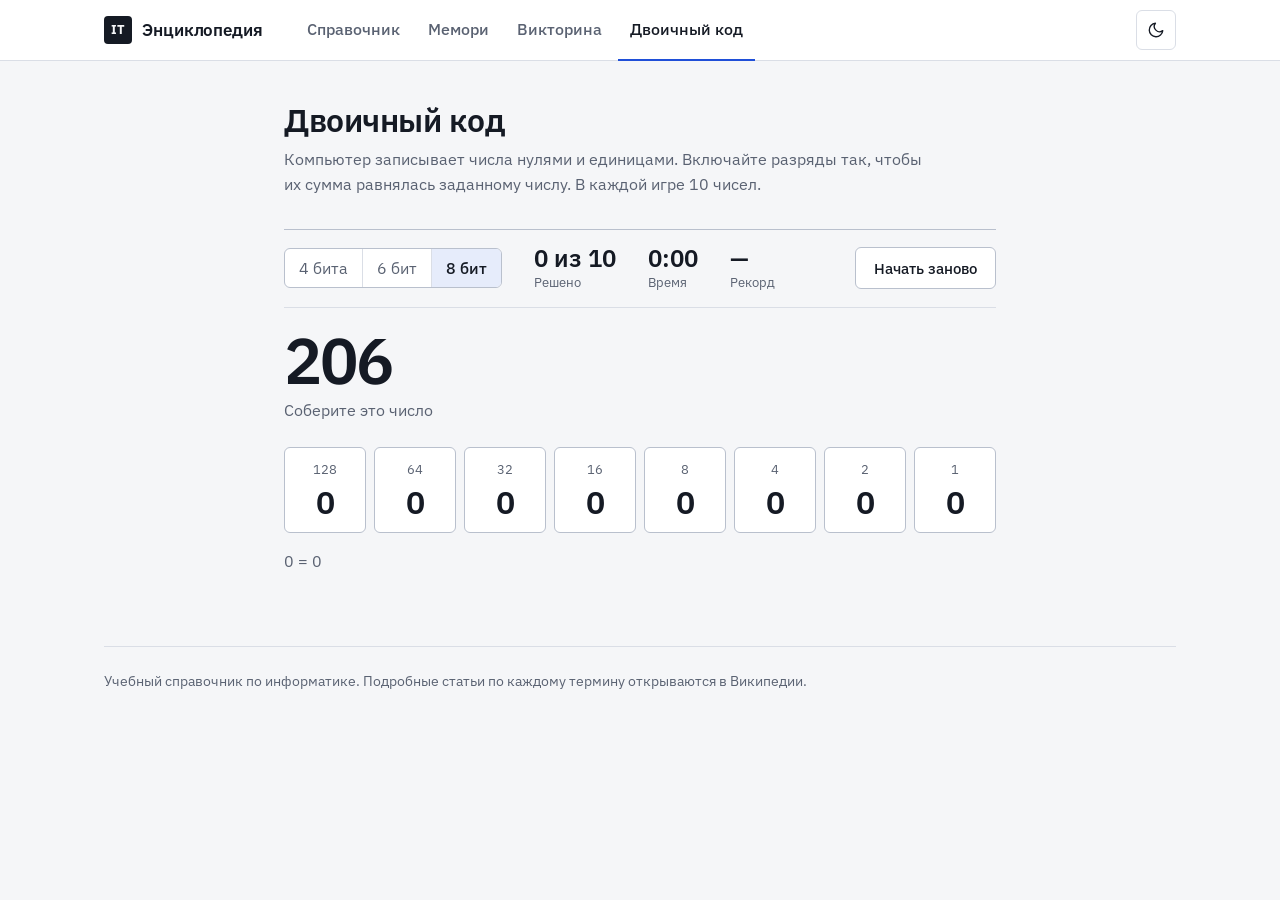
<file: binary.html>
<!DOCTYPE html>
<html lang="ru">
<head>
    <meta charset="UTF-8">
    <meta name="viewport" content="width=device-width, initial-scale=1.0">
    <meta name="color-scheme" content="light dark">
    <title>Двоичный код: IT Энциклопедия</title>
    <link rel="icon" href="data:image/svg+xml,%3Csvg xmlns='http://www.w3.org/2000/svg' viewBox='0 0 32 32'%3E%3Crect width='32' height='32' rx='6' fill='%23151A24'/%3E%3Ctext x='16' y='22' font-family='sans-serif' font-size='15' font-weight='700' fill='white' text-anchor='middle'%3EIT%3C/text%3E%3C/svg%3E">
    <script>
        try {
            var t = localStorage.getItem('theme') ||
                (matchMedia('(prefers-color-scheme: dark)').matches ? 'dark' : 'light');
            document.documentElement.dataset.theme = t;
        } catch (e) {}
    </script>
    <link rel="preconnect" href="https://fonts.googleapis.com">
    <link rel="preconnect" href="https://fonts.gstatic.com" crossorigin>
    <link href="https://fonts.googleapis.com/css2?family=IBM+Plex+Sans:wght@400;500;600;700&display=swap" rel="stylesheet">
    <link rel="stylesheet" href="style.css">
</head>
<body>
    <header class="site-header">
        <div class="site-header__inner">
            <a class="brand" href="index.html">
                <span class="brand__mark" aria-hidden="true">IT</span>
                Энциклопедия
            </a>
            <nav class="site-nav" aria-label="Основная навигация">
                <a href="index.html">Справочник</a>
                <a href="memory.html">Мемори</a>
                <a href="quiz.html">Викторина</a>
                <a href="binary.html" aria-current="page">Двоичный код</a>
            </nav>
            <button type="button" class="icon-btn theme-toggle" id="themeToggle" aria-label="Переключить тему оформления">
                <svg class="icon-moon" viewBox="0 0 24 24" fill="none" stroke="currentColor" stroke-width="1.8" stroke-linecap="round" stroke-linejoin="round" aria-hidden="true"><path d="M21 12.8A9 9 0 1 1 11.2 3a7 7 0 0 0 9.8 9.8z"/></svg>
                <svg class="icon-sun" viewBox="0 0 24 24" fill="none" stroke="currentColor" stroke-width="1.8" stroke-linecap="round" stroke-linejoin="round" aria-hidden="true"><circle cx="12" cy="12" r="4"/><path d="M12 2v2M12 20v2M4.9 4.9l1.4 1.4M17.7 17.7l1.4 1.4M2 12h2M20 12h2M4.9 19.1l1.4-1.4M17.7 6.3l1.4-1.4"/></svg>
            </button>
        </div>
    </header>

    <main class="page page--narrow">
        <div class="page-head">
            <h1>Двоичный код</h1>
            <p>Компьютер записывает числа нулями и единицами. Включайте разряды так, чтобы их сумма равнялась заданному числу. В каждой игре 10 чисел.</p>
        </div>

        <div class="game-bar">
            <div class="seg" id="levels" role="group" aria-label="Количество разрядов">
                <button type="button" data-n="4" aria-pressed="false">4 бита</button>
                <button type="button" data-n="6" aria-pressed="false">6 бит</button>
                <button type="button" data-n="8" aria-pressed="true">8 бит</button>
            </div>
            <div class="stat"><span class="stat__value" id="roundVal">0 из 10</span><span class="stat__label">Решено</span></div>
            <div class="stat"><span class="stat__value" id="timeVal">0:00</span><span class="stat__label">Время</span></div>
            <div class="stat"><span class="stat__value" id="bestVal">—</span><span class="stat__label">Рекорд</span></div>
            <button type="button" class="btn" id="restartBtn">Начать заново</button>
        </div>

        <div class="notice" id="notice" role="status" hidden></div>

        <div class="target">
            <div class="target__value" id="target">0</div>
            <div class="target__label">Соберите это число</div>
        </div>

        <div class="bits" id="bits"></div>
        <p class="sum" id="sum" aria-live="polite"></p>
    </main>

    <footer class="site-footer">
        Учебный справочник по информатике. Подробные статьи по каждому термину открываются в Википедии.
    </footer>

    <script src="common.js"></script>
    <script src="binary.js"></script>
</body>
</html>
</file>
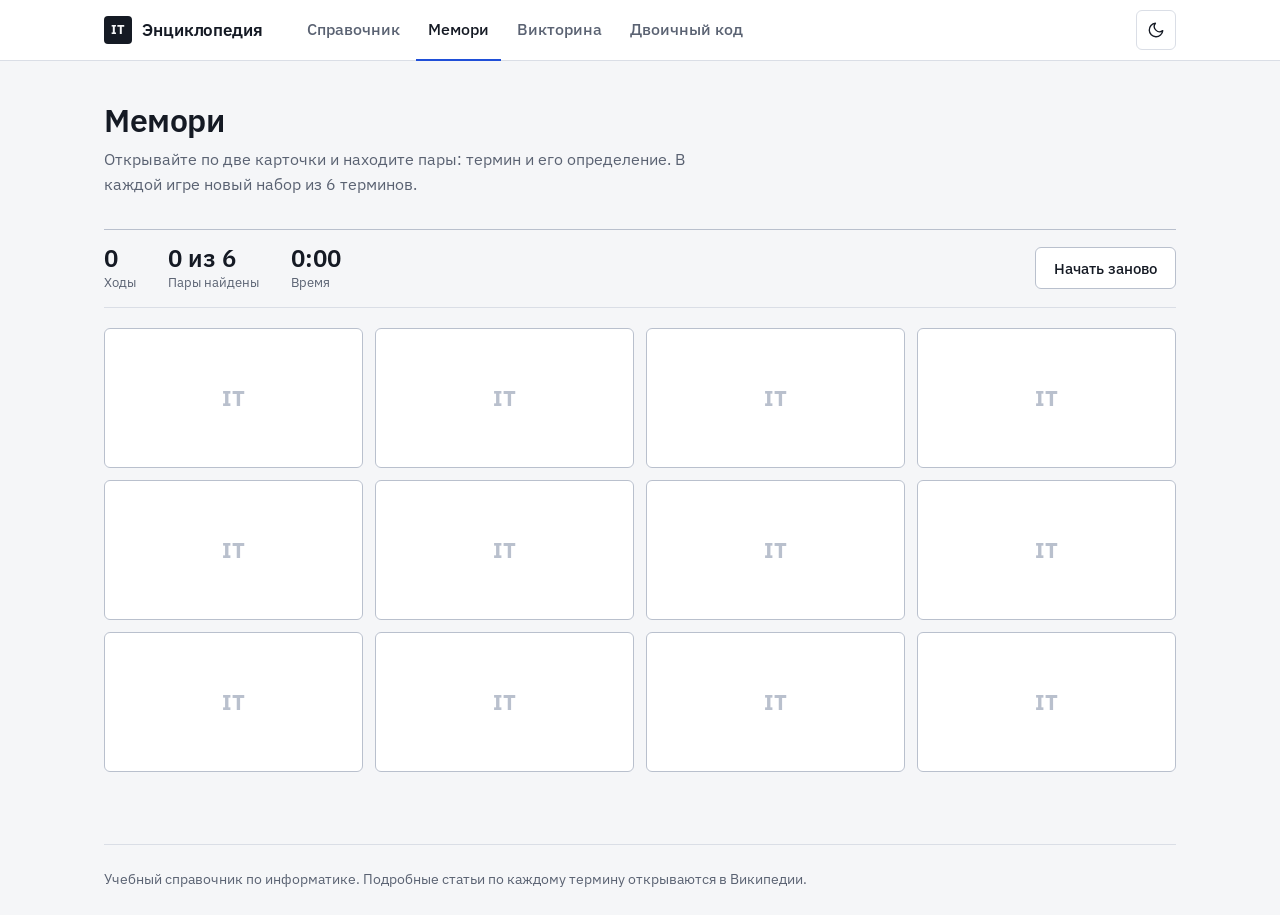
<file: memory.html>
<!DOCTYPE html>
<html lang="ru">
<head>
    <meta charset="UTF-8">
    <meta name="viewport" content="width=device-width, initial-scale=1.0">
    <meta name="color-scheme" content="light dark">
    <title>Мемори: IT Энциклопедия</title>
    <link rel="icon" href="data:image/svg+xml,%3Csvg xmlns='http://www.w3.org/2000/svg' viewBox='0 0 32 32'%3E%3Crect width='32' height='32' rx='6' fill='%23151A24'/%3E%3Ctext x='16' y='22' font-family='sans-serif' font-size='15' font-weight='700' fill='white' text-anchor='middle'%3EIT%3C/text%3E%3C/svg%3E">
    <script>
        try {
            var t = localStorage.getItem('theme') ||
                (matchMedia('(prefers-color-scheme: dark)').matches ? 'dark' : 'light');
            document.documentElement.dataset.theme = t;
        } catch (e) {}
    </script>
    <link rel="preconnect" href="https://fonts.googleapis.com">
    <link rel="preconnect" href="https://fonts.gstatic.com" crossorigin>
    <link href="https://fonts.googleapis.com/css2?family=IBM+Plex+Sans:wght@400;500;600;700&display=swap" rel="stylesheet">
    <link rel="stylesheet" href="style.css">
</head>
<body>
    <header class="site-header">
        <div class="site-header__inner">
            <a class="brand" href="index.html">
                <span class="brand__mark" aria-hidden="true">IT</span>
                Энциклопедия
            </a>
            <nav class="site-nav" aria-label="Основная навигация">
                <a href="index.html">Справочник</a>
                <a href="memory.html" aria-current="page">Мемори</a>
                <a href="quiz.html">Викторина</a>
                <a href="binary.html">Двоичный код</a>
            </nav>
            <button type="button" class="icon-btn theme-toggle" id="themeToggle" aria-label="Переключить тему оформления">
                <svg class="icon-moon" viewBox="0 0 24 24" fill="none" stroke="currentColor" stroke-width="1.8" stroke-linecap="round" stroke-linejoin="round" aria-hidden="true"><path d="M21 12.8A9 9 0 1 1 11.2 3a7 7 0 0 0 9.8 9.8z"/></svg>
                <svg class="icon-sun" viewBox="0 0 24 24" fill="none" stroke="currentColor" stroke-width="1.8" stroke-linecap="round" stroke-linejoin="round" aria-hidden="true"><circle cx="12" cy="12" r="4"/><path d="M12 2v2M12 20v2M4.9 4.9l1.4 1.4M17.7 17.7l1.4 1.4M2 12h2M20 12h2M4.9 19.1l1.4-1.4M17.7 6.3l1.4-1.4"/></svg>
            </button>
        </div>
    </header>

    <main class="page">
        <div class="page-head">
            <h1>Мемори</h1>
            <p>Открывайте по две карточки и находите пары: термин и его определение. В каждой игре новый набор из 6 терминов.</p>
        </div>

        <div class="game-bar">
            <div class="stat"><span class="stat__value" id="movesVal">0</span><span class="stat__label">Ходы</span></div>
            <div class="stat"><span class="stat__value" id="foundVal">0 из 6</span><span class="stat__label">Пары найдены</span></div>
            <div class="stat"><span class="stat__value" id="timeVal">0:00</span><span class="stat__label">Время</span></div>
            <button type="button" class="btn" id="restartBtn">Начать заново</button>
        </div>

        <div class="notice" id="notice" role="status" hidden></div>

        <div class="memory-board" id="memoryBoard"></div>
    </main>

    <footer class="site-footer">
        Учебный справочник по информатике. Подробные статьи по каждому термину открываются в Википедии.
    </footer>

    <script src="data.js"></script>
    <script src="common.js"></script>
    <script src="memory.js"></script>
</body>
</html>
</file>
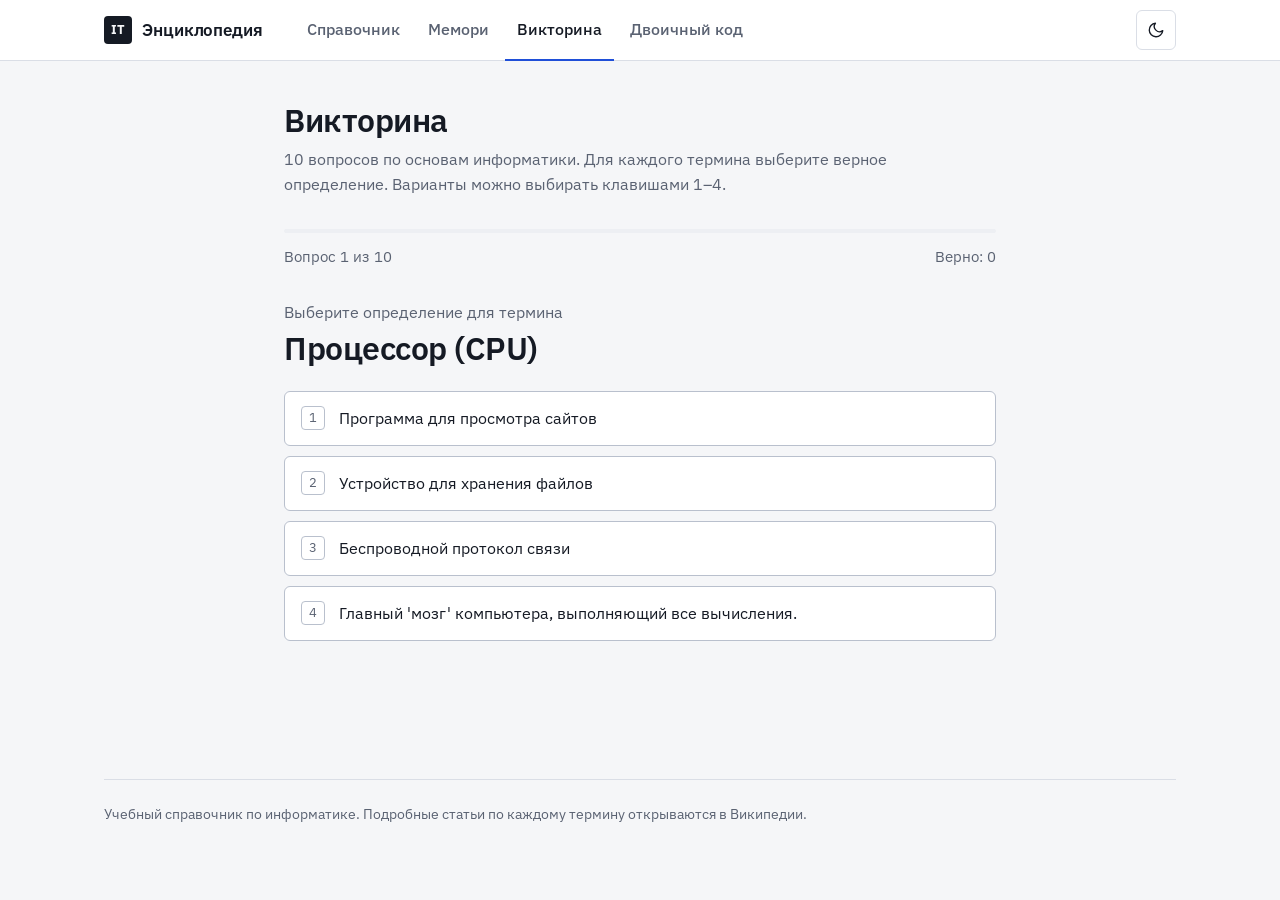
<file: quiz.html>
<!DOCTYPE html>
<html lang="ru">
<head>
    <meta charset="UTF-8">
    <meta name="viewport" content="width=device-width, initial-scale=1.0">
    <meta name="color-scheme" content="light dark">
    <title>Викторина: IT Энциклопедия</title>
    <link rel="icon" href="data:image/svg+xml,%3Csvg xmlns='http://www.w3.org/2000/svg' viewBox='0 0 32 32'%3E%3Crect width='32' height='32' rx='6' fill='%23151A24'/%3E%3Ctext x='16' y='22' font-family='sans-serif' font-size='15' font-weight='700' fill='white' text-anchor='middle'%3EIT%3C/text%3E%3C/svg%3E">
    <script>
        try {
            var t = localStorage.getItem('theme') ||
                (matchMedia('(prefers-color-scheme: dark)').matches ? 'dark' : 'light');
            document.documentElement.dataset.theme = t;
        } catch (e) {}
    </script>
    <link rel="preconnect" href="https://fonts.googleapis.com">
    <link rel="preconnect" href="https://fonts.gstatic.com" crossorigin>
    <link href="https://fonts.googleapis.com/css2?family=IBM+Plex+Sans:wght@400;500;600;700&display=swap" rel="stylesheet">
    <link rel="stylesheet" href="style.css">
</head>
<body>
    <header class="site-header">
        <div class="site-header__inner">
            <a class="brand" href="index.html">
                <span class="brand__mark" aria-hidden="true">IT</span>
                Энциклопедия
            </a>
            <nav class="site-nav" aria-label="Основная навигация">
                <a href="index.html">Справочник</a>
                <a href="memory.html">Мемори</a>
                <a href="quiz.html" aria-current="page">Викторина</a>
                <a href="binary.html">Двоичный код</a>
            </nav>
            <button type="button" class="icon-btn theme-toggle" id="themeToggle" aria-label="Переключить тему оформления">
                <svg class="icon-moon" viewBox="0 0 24 24" fill="none" stroke="currentColor" stroke-width="1.8" stroke-linecap="round" stroke-linejoin="round" aria-hidden="true"><path d="M21 12.8A9 9 0 1 1 11.2 3a7 7 0 0 0 9.8 9.8z"/></svg>
                <svg class="icon-sun" viewBox="0 0 24 24" fill="none" stroke="currentColor" stroke-width="1.8" stroke-linecap="round" stroke-linejoin="round" aria-hidden="true"><circle cx="12" cy="12" r="4"/><path d="M12 2v2M12 20v2M4.9 4.9l1.4 1.4M17.7 17.7l1.4 1.4M2 12h2M20 12h2M4.9 19.1l1.4-1.4M17.7 6.3l1.4-1.4"/></svg>
            </button>
        </div>
    </header>

    <main class="page page--narrow">
        <div class="page-head">
            <h1>Викторина</h1>
            <p>10 вопросов по основам информатики. Для каждого термина выберите верное определение. Варианты можно выбирать клавишами 1–4.</p>
        </div>

        <div id="quizView">
            <div class="progress" id="progress" role="progressbar" aria-label="Прогресс викторины" aria-valuemin="0" aria-valuemax="10" aria-valuenow="0">
                <div class="progress__bar" id="progressBar"></div>
            </div>
            <div class="quiz-meta">
                <span>Вопрос <span id="qNum">1</span> из <span id="qTotal">10</span></span>
                <span>Верно: <span id="score">0</span></span>
            </div>
            <div id="quizContent"></div>
        </div>

        <div class="result" id="resultView" hidden></div>
    </main>

    <footer class="site-footer">
        Учебный справочник по информатике. Подробные статьи по каждому термину открываются в Википедии.
    </footer>

    <script src="data.js"></script>
    <script src="common.js"></script>
    <script src="quiz.js"></script>
</body>
</html>
</file>
<file: style.css>
/* =========================================================
   IT Энциклопедия: общие стили
   Светлая и тёмная темы, один акцентный цвет, шрифт IBM Plex Sans
   ========================================================= */

:root {
    --bg: #F5F6F8;
    --surface: #FFFFFF;
    --sunk: #EDEFF3;
    --ink: #151A24;
    --muted: #5A6272;
    --line: #DADEE6;
    --line-strong: #B9C0CD;

    --accent: #1F4FD8;
    --accent-ink: #FFFFFF;
    --accent-soft: #E6ECFB;

    --ok: #1B7F4B;
    --ok-soft: #E3F3EA;
    --bad: #B3302A;
    --bad-soft: #FBE7E5;
    --mark: #FFE9A8;

    --radius: 6px;
    --font: 'IBM Plex Sans', system-ui, -apple-system, 'Segoe UI', Roboto, sans-serif;
    --shadow-dialog: 0 24px 60px rgba(10, 15, 25, 0.28);

    color-scheme: light;
}

:root[data-theme="dark"] {
    --bg: #0E1218;
    --surface: #151B24;
    --sunk: #1B2230;
    --ink: #E8EBF1;
    --muted: #9BA4B5;
    --line: #262F3E;
    --line-strong: #3A4559;

    --accent: #7C9CFF;
    --accent-ink: #0E1218;
    --accent-soft: #1C2745;

    --ok: #5CCB8F;
    --ok-soft: #14301F;
    --bad: #FF8A80;
    --bad-soft: #3A1B1A;
    --mark: #5A4A12;

    --shadow-dialog: 0 24px 60px rgba(0, 0, 0, 0.6);

    color-scheme: dark;
}

/* ===== Основа ===== */

*, *::before, *::after { box-sizing: border-box; }

[hidden] { display: none !important; }

html { -webkit-text-size-adjust: 100%; }

body {
    margin: 0;
    background: var(--bg);
    color: var(--ink);
    font: 400 1rem/1.55 var(--font);
    -webkit-font-smoothing: antialiased;
}

body:has(dialog[open]) { overflow: hidden; }

a { color: inherit; }

button { font: inherit; color: inherit; }

:focus-visible {
    outline: 2px solid var(--accent);
    outline-offset: 2px;
}

mark {
    background: var(--mark);
    color: inherit;
    border-radius: 2px;
    padding: 0 1px;
}

/* ===== Шапка сайта ===== */

.site-header {
    position: sticky;
    top: 0;
    z-index: 10;
    background: var(--surface);
    border-bottom: 1px solid var(--line);
}

.site-header__inner {
    max-width: 1120px;
    margin: 0 auto;
    padding: 0 24px;
    display: flex;
    align-items: center;
    gap: 32px;
}

.brand {
    display: flex;
    align-items: center;
    gap: 10px;
    min-height: 60px;
    font-size: 1.0625rem;
    font-weight: 600;
    letter-spacing: -0.005em;
    text-decoration: none;
}

.brand__mark {
    width: 28px;
    height: 28px;
    display: grid;
    place-items: center;
    border-radius: 4px;
    background: var(--ink);
    color: var(--bg);
    font-size: 0.8125rem;
    font-weight: 700;
}

.site-nav {
    display: flex;
    gap: 4px;
    margin-right: auto;
}

.site-nav a {
    display: flex;
    align-items: center;
    height: 60px;
    padding: 0 12px;
    margin-bottom: -1px;
    border-bottom: 2px solid transparent;
    color: var(--muted);
    font-weight: 500;
    text-decoration: none;
}

.site-nav a:hover { color: var(--ink); }

.site-nav a[aria-current="page"] {
    color: var(--ink);
    border-bottom-color: var(--accent);
}

.icon-btn {
    width: 40px;
    height: 40px;
    display: grid;
    place-items: center;
    padding: 0;
    border: 1px solid var(--line);
    border-radius: var(--radius);
    background: transparent;
    color: var(--ink);
    cursor: pointer;
}

.icon-btn:hover { background: var(--sunk); }

.icon-btn svg { width: 18px; height: 18px; }

.theme-toggle .icon-sun { display: none; }
:root[data-theme="dark"] .theme-toggle .icon-sun { display: block; }
:root[data-theme="dark"] .theme-toggle .icon-moon { display: none; }

/* ===== Страница ===== */

.page {
    max-width: 1120px;
    margin: 0 auto;
    padding: 40px 24px 72px;
}

.page--narrow { max-width: 760px; }

.page-head {
    max-width: 640px;
    margin-bottom: 32px;
}

.page-head h1 {
    margin: 0 0 8px;
    font-size: 2rem;
    line-height: 1.2;
    font-weight: 600;
    letter-spacing: -0.015em;
}

.page-head p {
    margin: 0;
    color: var(--muted);
}

.site-footer {
    width: calc(100% - 48px);
    max-width: 1072px;
    margin: 0 auto;
    padding: 24px 0;
    border-top: 1px solid var(--line);
    color: var(--muted);
    font-size: 0.875rem;
}

/* ===== Кнопки ===== */

.btn {
    display: inline-flex;
    align-items: center;
    justify-content: center;
    gap: 8px;
    height: 42px;
    padding: 0 18px;
    border: 1px solid var(--line-strong);
    border-radius: var(--radius);
    background: var(--surface);
    color: var(--ink);
    font-size: 0.9375rem;
    font-weight: 500;
    text-decoration: none;
    cursor: pointer;
}

.btn:hover { background: var(--sunk); }

.btn svg { width: 16px; height: 16px; }

.btn--primary {
    background: var(--accent);
    border-color: var(--accent);
    color: var(--accent-ink);
}

.btn--primary:hover {
    background: var(--accent);
    filter: brightness(0.92);
}

/* ===== Справочник: раскладка ===== */

.layout {
    display: grid;
    grid-template-columns: 232px minmax(0, 1fr);
    gap: 48px;
    align-items: start;
}

.sidebar {
    position: sticky;
    top: 84px;
}

.cat-list {
    display: flex;
    flex-direction: column;
    gap: 2px;
    margin: 0;
    padding: 0;
    list-style: none;
}

.cat {
    display: flex;
    align-items: center;
    gap: 10px;
    width: 100%;
    padding: 9px 12px;
    border: 0;
    border-radius: var(--radius);
    background: none;
    color: var(--muted);
    text-align: left;
    cursor: pointer;
}

.cat:hover { background: var(--sunk); color: var(--ink); }

.cat[aria-pressed="true"] {
    background: var(--accent-soft);
    color: var(--ink);
    font-weight: 500;
}

.cat__dot {
    flex: none;
    width: 8px;
    height: 8px;
    border-radius: 2px;
    background: var(--cat, var(--muted));
}

.cat[data-cat="all"] .cat__dot {
    background: transparent;
    border: 1.5px solid var(--muted);
}

.cat__count {
    margin-left: auto;
    color: var(--muted);
    font-size: 0.875rem;
    font-variant-numeric: tabular-nums;
}

/* ===== Поиск ===== */

.search { position: relative; }

.search__icon {
    position: absolute;
    left: 14px;
    top: 50%;
    width: 18px;
    height: 18px;
    transform: translateY(-50%);
    color: var(--muted);
    pointer-events: none;
}

.search input {
    width: 100%;
    height: 48px;
    padding: 0 48px 0 44px;
    border: 1px solid var(--line-strong);
    border-radius: var(--radius);
    background: var(--surface);
    color: var(--ink);
    font: inherit;
    appearance: none;
}

.search input::placeholder { color: var(--muted); }

.search input:focus {
    outline: 2px solid var(--accent);
    outline-offset: -1px;
    border-color: var(--accent);
}

.search__hint {
    position: absolute;
    right: 12px;
    top: 50%;
    transform: translateY(-50%);
    min-width: 24px;
    padding: 1px 7px;
    border: 1px solid var(--line-strong);
    border-radius: 4px;
    color: var(--muted);
    font-size: 0.8125rem;
    text-align: center;
    pointer-events: none;
}

.search input:focus ~ .search__hint,
.search input:not(:placeholder-shown) ~ .search__hint { display: none; }

@media (hover: none) { .search__hint { display: none; } }

.result-meta {
    margin: 16px 0 10px;
    color: var(--muted);
    font-size: 0.9375rem;
    font-variant-numeric: tabular-nums;
}

/* ===== Список терминов ===== */

.term-list {
    margin: 0;
    padding: 0;
    list-style: none;
    border-top: 1px solid var(--line-strong);
}

.term-list li { border-bottom: 1px solid var(--line); }

.term {
    display: grid;
    grid-template-columns: 88px minmax(120px, 170px) minmax(0, 1fr) 130px;
    gap: 20px;
    align-items: center;
    width: 100%;
    padding: 16px 12px;
    border: 0;
    background: transparent;
    text-align: left;
    cursor: pointer;
}

.term:hover {
    background: var(--surface);
    box-shadow: inset 3px 0 0 var(--accent);
}

.term__name {
    font-size: 1.0625rem;
    font-weight: 600;
    line-height: 1.35;
}

.term__desc {
    display: -webkit-box;
    -webkit-line-clamp: 3;
    -webkit-box-orient: vertical;
    overflow: hidden;
    color: var(--muted);
}

.term__cat {
    display: flex;
    align-items: center;
    gap: 8px;
    color: var(--muted);
    font-size: 0.875rem;
}

.term-list[data-filtered="true"] .term {
    grid-template-columns: 88px minmax(120px, 170px) minmax(0, 1fr);
}

.term__thumb {
    position: relative;
    display: block;
    width: 88px;
    height: 64px;
    overflow: hidden;
    border: 1px solid var(--line);
    border-radius: var(--radius);
    background: #FFFFFF;
}

.term__thumb img {
    display: block;
    width: 100%;
    height: 100%;
    object-fit: contain;
}

/* Запасной вариант: буква на цветной плашке */
.term__thumb.is-broken {
    display: grid;
    place-items: center;
    background: var(--sunk);
    color: var(--cat, var(--muted));
}

.term__thumb.is-broken img { display: none; }

.term__thumb.is-broken::after {
    content: attr(data-letter);
    font-size: 1.5rem;
    font-weight: 600;
}

.term-list[data-filtered="true"] .term__cat { display: none; }

.empty {
    padding: 40px 0;
    border-top: 1px solid var(--line-strong);
}

.empty__title {
    margin: 0 0 4px;
    font-size: 1.125rem;
    font-weight: 600;
}

.empty p { margin: 0 0 20px; color: var(--muted); }

/* ===== Окно термина ===== */

.term-dialog {
    width: min(560px, calc(100vw - 32px));
    max-height: calc(100vh - 48px);
    padding: 0;
    overflow: auto;
    border: 1px solid var(--line-strong);
    border-radius: 8px;
    background: var(--surface);
    color: var(--ink);
    box-shadow: var(--shadow-dialog);
}

.term-dialog::backdrop { background: rgba(10, 15, 25, 0.55); }

.term-dialog[open] { animation: dialog-in 0.16s ease-out; }

@keyframes dialog-in {
    from { opacity: 0; transform: translateY(8px); }
    to { opacity: 1; transform: none; }
}

.dialog__close {
    position: absolute;
    top: 12px;
    right: 12px;
    background: var(--surface);
}

.dialog__media {
    display: flex;
    justify-content: center;
    margin: 0;
    background: var(--sunk);
    border-bottom: 1px solid var(--line);
}

.dialog__media img {
    display: block;
    width: 100%;
    max-height: 260px;
    object-fit: contain;
}

.dialog__body { padding: 24px; }

.dialog__cat {
    display: flex;
    align-items: center;
    gap: 8px;
    margin: 0;
    padding-right: 48px;
    color: var(--muted);
    font-size: 0.875rem;
}

.dialog__title {
    margin: 6px 0 12px;
    padding-right: 48px;
    font-size: 1.5rem;
    line-height: 1.25;
    font-weight: 600;
    letter-spacing: -0.01em;
}

.dialog__desc {
    margin: 0;
    font-size: 1.0625rem;
    line-height: 1.6;
}

.dialog__actions { margin-top: 24px; }

/* ===== Мемори ===== */

.game-bar {
    display: flex;
    flex-wrap: wrap;
    align-items: center;
    gap: 16px 32px;
    margin-bottom: 20px;
    padding: 14px 0;
    border-top: 1px solid var(--line-strong);
    border-bottom: 1px solid var(--line);
}

.stat { display: flex; flex-direction: column; }

.stat__value {
    font-size: 1.5rem;
    font-weight: 600;
    line-height: 1.2;
    font-variant-numeric: tabular-nums;
}

.stat__label { color: var(--muted); font-size: 0.8125rem; }

.game-bar .btn { margin-left: auto; }

.notice {
    margin-bottom: 20px;
    padding: 14px 16px;
    border: 1px solid var(--ok);
    border-left-width: 4px;
    border-radius: var(--radius);
    background: var(--ok-soft);
}

.notice p { margin: 0; }
.notice strong { font-weight: 600; }

.memory-board {
    --card-h: 140px;
    display: grid;
    grid-template-columns: repeat(4, minmax(0, 1fr));
    gap: 12px;
}

.mcard {
    height: var(--card-h);
    padding: 0;
    border: 0;
    background: none;
    cursor: pointer;
    perspective: 800px;
}

.mcard__inner {
    position: relative;
    display: block;
    width: 100%;
    height: 100%;
    transform-style: preserve-3d;
    transition: transform 0.35s;
}

.mcard.is-open .mcard__inner,
.mcard.is-matched .mcard__inner { transform: rotateY(180deg); }

.mcard__face {
    position: absolute;
    inset: 0;
    display: flex;
    align-items: center;
    justify-content: center;
    padding: 12px;
    border: 1px solid var(--line-strong);
    border-radius: var(--radius);
    background: var(--surface);
    text-align: center;
    -webkit-backface-visibility: hidden;
    backface-visibility: hidden;
}

.mcard__front {
    color: var(--line-strong);
    font-size: 1.375rem;
    font-weight: 700;
}

.mcard:hover .mcard__front { border-color: var(--accent); color: var(--accent); }

.mcard__back {
    transform: rotateY(180deg);
    font-size: 0.875rem;
    line-height: 1.4;
}

.mcard__back--term {
    font-size: 1.0625rem;
    font-weight: 600;
}

.mcard.is-matched { cursor: default; }

.mcard.is-matched .mcard__back {
    border-color: var(--ok);
    background: var(--ok-soft);
}

/* ===== Викторина ===== */

.progress {
    height: 4px;
    overflow: hidden;
    border-radius: 2px;
    background: var(--sunk);
}

.progress__bar {
    width: 0;
    height: 100%;
    background: var(--accent);
    transition: width 0.25s;
}

.quiz-meta {
    display: flex;
    justify-content: space-between;
    margin: 12px 0 32px;
    color: var(--muted);
    font-size: 0.9375rem;
    font-variant-numeric: tabular-nums;
}

.prompt { margin: 0 0 4px; color: var(--muted); }

.question {
    margin: 0 0 24px;
    font-size: 2rem;
    line-height: 1.2;
    font-weight: 600;
    letter-spacing: -0.015em;
}

.options {
    display: grid;
    gap: 10px;
    margin: 0;
    padding: 0;
    list-style: none;
}

.option {
    display: grid;
    grid-template-columns: 24px minmax(0, 1fr) 20px;
    gap: 14px;
    align-items: start;
    width: 100%;
    padding: 14px 16px;
    border: 1px solid var(--line-strong);
    border-radius: var(--radius);
    background: var(--surface);
    text-align: left;
    cursor: pointer;
}

.option:hover:not(:disabled) { border-color: var(--accent); }

.option:disabled { cursor: default; color: var(--ink); }

.option__key {
    display: grid;
    place-items: center;
    width: 24px;
    height: 24px;
    border: 1px solid var(--line-strong);
    border-radius: 4px;
    color: var(--muted);
    font-size: 0.8125rem;
    font-variant-numeric: tabular-nums;
}

.option__mark svg { display: block; width: 20px; height: 20px; }

.option.is-correct {
    border-color: var(--ok);
    background: var(--ok-soft);
}

.option.is-correct .option__mark { color: var(--ok); }

.option.is-wrong {
    border-color: var(--bad);
    background: var(--bad-soft);
}

.option.is-wrong .option__mark { color: var(--bad); }

.option.is-dim { opacity: 0.6; }

.quiz-foot {
    display: flex;
    align-items: center;
    justify-content: space-between;
    gap: 16px;
    min-height: 42px;
    margin-top: 24px;
}

.feedback { margin: 0; font-weight: 500; }

.quiz-foot .btn { margin-left: auto; }

.result {
    padding-top: 8px;
}

.result__score {
    margin: 0;
    font-size: 3rem;
    line-height: 1.1;
    font-weight: 600;
    letter-spacing: -0.02em;
    font-variant-numeric: tabular-nums;
}

.result__text { margin: 8px 0 0; color: var(--muted); }

.result h3 {
    margin: 32px 0 8px;
    font-size: 1.0625rem;
    font-weight: 600;
}

.review {
    margin: 0;
    padding: 0;
    list-style: none;
    border-top: 1px solid var(--line-strong);
}

.review li { border-bottom: 1px solid var(--line); }

.review a {
    display: block;
    padding: 12px;
    text-decoration: none;
    font-weight: 500;
}

.review a:hover { background: var(--surface); color: var(--accent); }

.result__actions {
    display: flex;
    flex-wrap: wrap;
    gap: 12px;
    margin-top: 32px;
}

/* ===== Адаптив ===== */

@media (max-width: 960px) {
    .memory-board { grid-template-columns: repeat(3, minmax(0, 1fr)); }
}

@media (max-width: 860px) {
    .layout {
        grid-template-columns: minmax(0, 1fr);
        gap: 20px;
    }

    .sidebar { position: static; }

    .cat-list {
        flex-direction: row;
        gap: 8px;
        overflow-x: auto;
        padding-bottom: 4px;
    }

    .cat {
        width: auto;
        white-space: nowrap;
        border: 1px solid var(--line);
    }

    .cat[aria-pressed="true"] { border-color: var(--accent); }

    .term,
    .term-list[data-filtered="true"] .term {
        grid-template-columns: 72px minmax(0, 1fr);
        gap: 2px 14px;
        align-items: start;
    }

    .term__thumb {
        grid-row: 1 / span 3;
        width: 72px;
        height: 56px;
    }

    .term__name,
    .term__desc,
    .term__cat { grid-column: 2; }

    .term-list[data-filtered="true"] .term__cat { display: none; }

    .term__cat { margin-top: 4px; }
}

@media (max-width: 640px) {
    .site-header__inner {
        flex-wrap: wrap;
        gap: 0 12px;
        padding: 0 16px;
    }

    .brand { min-height: 56px; }

    .theme-toggle { margin-left: auto; }

    .site-nav {
        order: 3;
        flex-basis: calc(100% + 32px);
        margin: 0 -16px;
        padding: 0 4px;
        border-top: 1px solid var(--line);
        overflow-x: auto;
    }

    .site-nav a { height: 44px; }

    .page { padding: 28px 16px 56px; }

    .page-head h1 { font-size: 1.625rem; }

    .site-footer { width: calc(100% - 32px); padding: 20px 0; }

    .question { font-size: 1.5rem; }

    .result__score { font-size: 2.5rem; }

    .game-bar .btn { margin-left: 0; width: 100%; }
}

@media (max-width: 560px) {
    .memory-board {
        --card-h: 176px;
        grid-template-columns: repeat(2, minmax(0, 1fr));
    }

    .mcard__back { font-size: 0.8125rem; }
}

@media (prefers-reduced-motion: reduce) {
    *, *::before, *::after {
        animation: none !important;
        transition: none !important;
    }
}

/* ===== Двоичный код ===== */

.seg {
    display: inline-flex;
    overflow: hidden;
    border: 1px solid var(--line-strong);
    border-radius: var(--radius);
    background: var(--surface);
}

.seg button {
    height: 38px;
    padding: 0 14px;
    border: 0;
    background: none;
    color: var(--muted);
    cursor: pointer;
}

.seg button + button { border-left: 1px solid var(--line); }

.seg button[aria-pressed="true"] {
    background: var(--accent-soft);
    color: var(--ink);
    font-weight: 500;
}

.target { margin: 8px 0 24px; }

.target__value {
    font-size: 4rem;
    line-height: 1;
    font-weight: 600;
    letter-spacing: -0.03em;
    font-variant-numeric: tabular-nums;
}

.target__label { margin-top: 6px; color: var(--muted); }

.bits {
    display: grid;
    grid-template-columns: repeat(var(--n, 8), minmax(0, 1fr));
    gap: 8px;
}

.bit {
    display: flex;
    flex-direction: column;
    align-items: center;
    gap: 6px;
    padding: 12px 0 14px;
    border: 1px solid var(--line-strong);
    border-radius: var(--radius);
    background: var(--surface);
    cursor: pointer;
}

.bit__w {
    color: var(--muted);
    font-size: 0.8125rem;
    font-variant-numeric: tabular-nums;
}

.bit__d { font-size: 2rem; font-weight: 600; line-height: 1; }

.bit[aria-pressed="true"] {
    background: var(--accent);
    border-color: var(--accent);
    color: var(--accent-ink);
}

.bit[aria-pressed="true"] .bit__w { color: inherit; opacity: 0.8; }

.bits.is-solved .bit[aria-pressed="true"] {
    background: var(--ok);
    border-color: var(--ok);
}

.sum {
    min-height: 1.6em;
    margin: 16px 0 0;
    color: var(--muted);
    font-variant-numeric: tabular-nums;
}

@media (max-width: 560px) {
    .target__value { font-size: 3rem; }
    .bit__d { font-size: 1.5rem; }
    .bits { gap: 4px; }
    .game-bar .seg { width: 100%; }
    .game-bar .seg button { flex: 1; }
}
</file>
